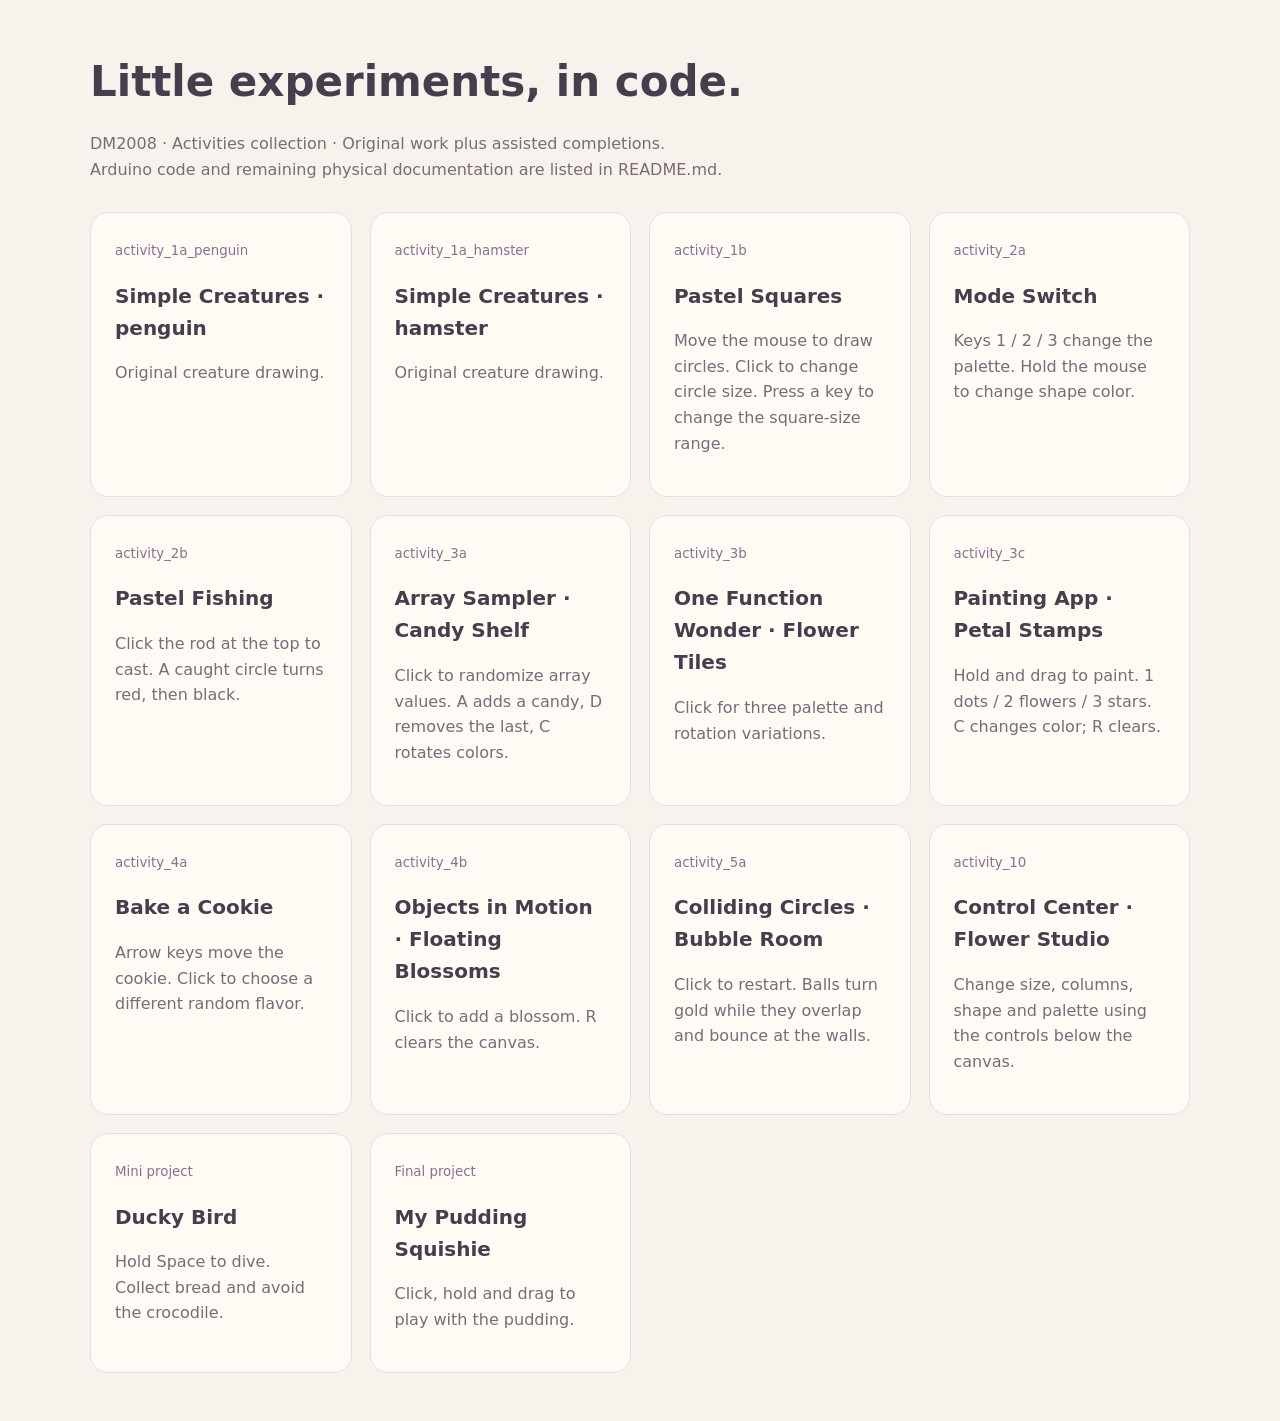
<file: index.html>
<!doctype html><html lang="en"><meta charset="utf-8"><meta name="viewport" content="width=device-width,initial-scale=1"><title>DM2008 · Activity collection</title><style>body{font:16px/1.6 system-ui;background:#f7f3ec;color:#463e4d;max-width:1100px;margin:auto;padding:48px 24px}h1{font-size:42px;margin:0}small{color:#8a708f}section{display:grid;grid-template-columns:repeat(auto-fit,minmax(260px,1fr));gap:18px;margin-top:30px}.card{color:inherit;text-decoration:none;background:#fffaf4;border:1px solid #e7dce8;border-radius:18px;padding:24px}.card:hover{background:#f0e6f2}h2{font-size:20px}p{color:#796b78}</style><h1>Little experiments, in code.</h1><p>DM2008 · Activities collection · Original work plus assisted completions.<br>Arduino code and remaining physical documentation are listed in README.md.</p><section><a class="card" href="activity_1a_penguin/index.html"><small>activity_1a_penguin</small><h2>Simple Creatures · penguin</h2><p>Original creature drawing.</p></a><a class="card" href="activity_1a_hamster/index.html"><small>activity_1a_hamster</small><h2>Simple Creatures · hamster</h2><p>Original creature drawing.</p></a><a class="card" href="activity_1b/index.html"><small>activity_1b</small><h2>Pastel Squares</h2><p>Move the mouse to draw circles. Click to change circle size. Press a key to change the square-size range.</p></a><a class="card" href="activity_2a/index.html"><small>activity_2a</small><h2>Mode Switch</h2><p>Keys 1 / 2 / 3 change the palette. Hold the mouse to change shape color.</p></a><a class="card" href="activity_2b/index.html"><small>activity_2b</small><h2>Pastel Fishing</h2><p>Click the rod at the top to cast. A caught circle turns red, then black.</p></a><a class="card" href="activity_3a/index.html"><small>activity_3a</small><h2>Array Sampler · Candy Shelf</h2><p>Click to randomize array values. A adds a candy, D removes the last, C rotates colors.</p></a><a class="card" href="activity_3b/index.html"><small>activity_3b</small><h2>One Function Wonder · Flower Tiles</h2><p>Click for three palette and rotation variations.</p></a><a class="card" href="activity_3c/index.html"><small>activity_3c</small><h2>Painting App · Petal Stamps</h2><p>Hold and drag to paint. 1 dots / 2 flowers / 3 stars. C changes color; R clears.</p></a><a class="card" href="activity_4a/index.html"><small>activity_4a</small><h2>Bake a Cookie</h2><p>Arrow keys move the cookie. Click to choose a different random flavor.</p></a><a class="card" href="activity_4b/index.html"><small>activity_4b</small><h2>Objects in Motion · Floating Blossoms</h2><p>Click to add a blossom. R clears the canvas.</p></a><a class="card" href="activity_5a/index.html"><small>activity_5a</small><h2>Colliding Circles · Bubble Room</h2><p>Click to restart. Balls turn gold while they overlap and bounce at the walls.</p></a><a class="card" href="activity_10/index.html"><small>activity_10</small><h2>Control Center · Flower Studio</h2><p>Change size, columns, shape and palette using the controls below the canvas.</p></a><a class="card" href="02-mini-project/index.html"><small>Mini project</small><h2>Ducky Bird</h2><p>Hold Space to dive. Collect bread and avoid the crocodile.</p></a><a class="card" href="04-final-project/index.html"><small>Final project</small><h2>My Pudding Squishie</h2><p>Click, hold and drag to play with the pudding.</p></a></section></html>
</file>
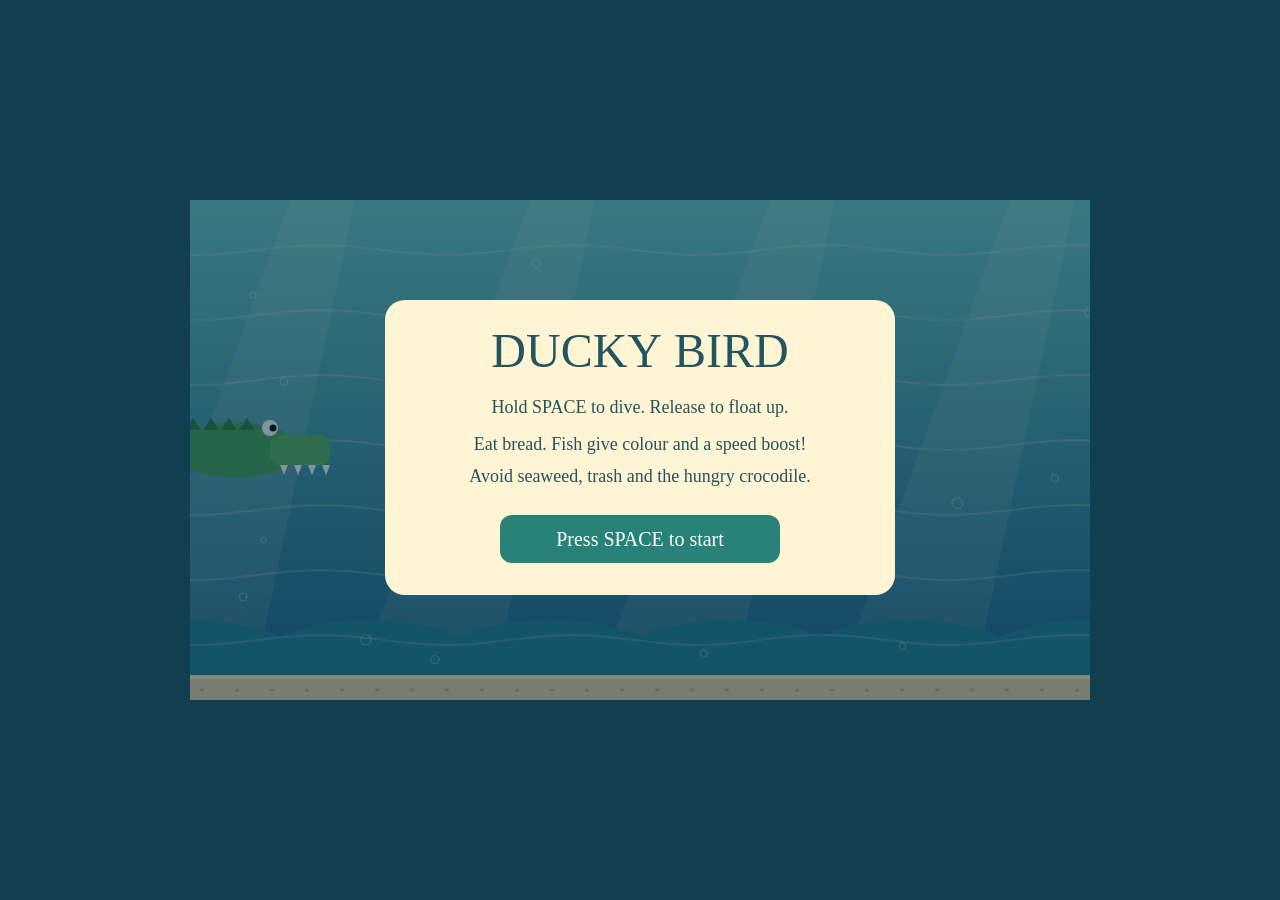
<file: 02-mini-project/index.html>
<!doctype html>
<html lang="en">
<head>
  <meta charset="utf-8">
  <meta name="viewport" content="width=device-width, initial-scale=1">
  <title>Ducky Bird</title>
  <script src="p5.min.js"></script>
  <script src="p5.sound.min.js"></script>
  <style>body{margin:0;background:#123f50;min-height:100vh;display:grid;place-items:center}canvas{display:block;max-width:100%;height:auto!important}</style>
</head>
<body><main></main><script src="sketch.js"></script></body>
</html>
</file>
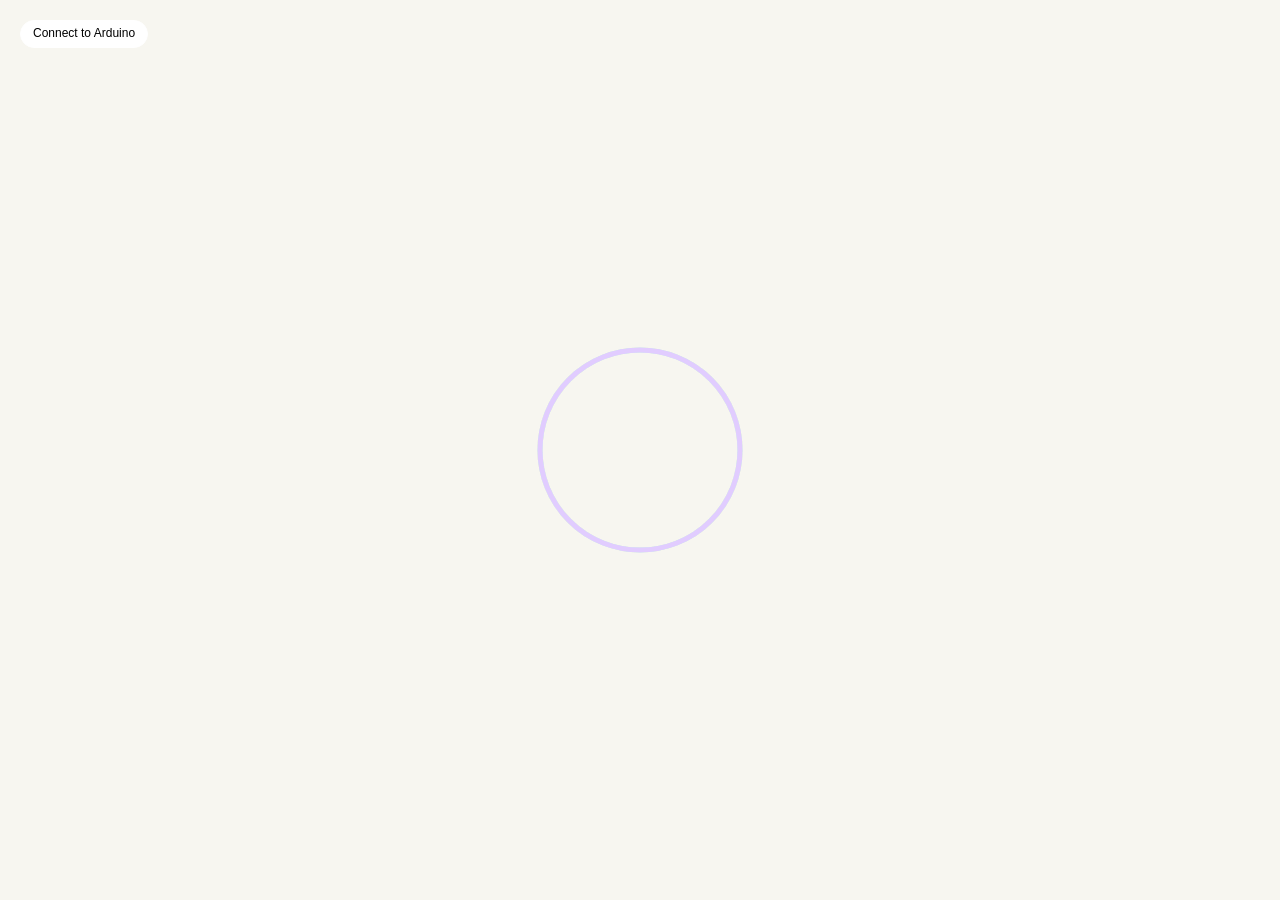
<file: 03-sensor-jam/index.html>
<!DOCTYPE html>
<html lang="en">
  <head>
    <meta charset="UTF-8" />
    <meta http-equiv="X-UA-Compatible" content="IE=edge" />
    <meta name="viewport" content="width=device-width, initial-scale=1.0" />
    <title>Sensor Jam Template</title>
    <link rel="stylesheet" href="css/normalize.css" />
    <link rel="stylesheet" href="css/style.css" />
    <script src="js/resize-handler.js"></script>
    <script src="js/p5.min.js"></script>
    <script src="js/p5.sound.min.js"></script>
    <!-- load p5.webserial library -->
    <script src="js/p5.webserial.js"></script>
  </head>
  <body>
    <script src="sketch.js"></script>
    <!-- Add any additional js files below this -->
  </body>
</html>
</file>
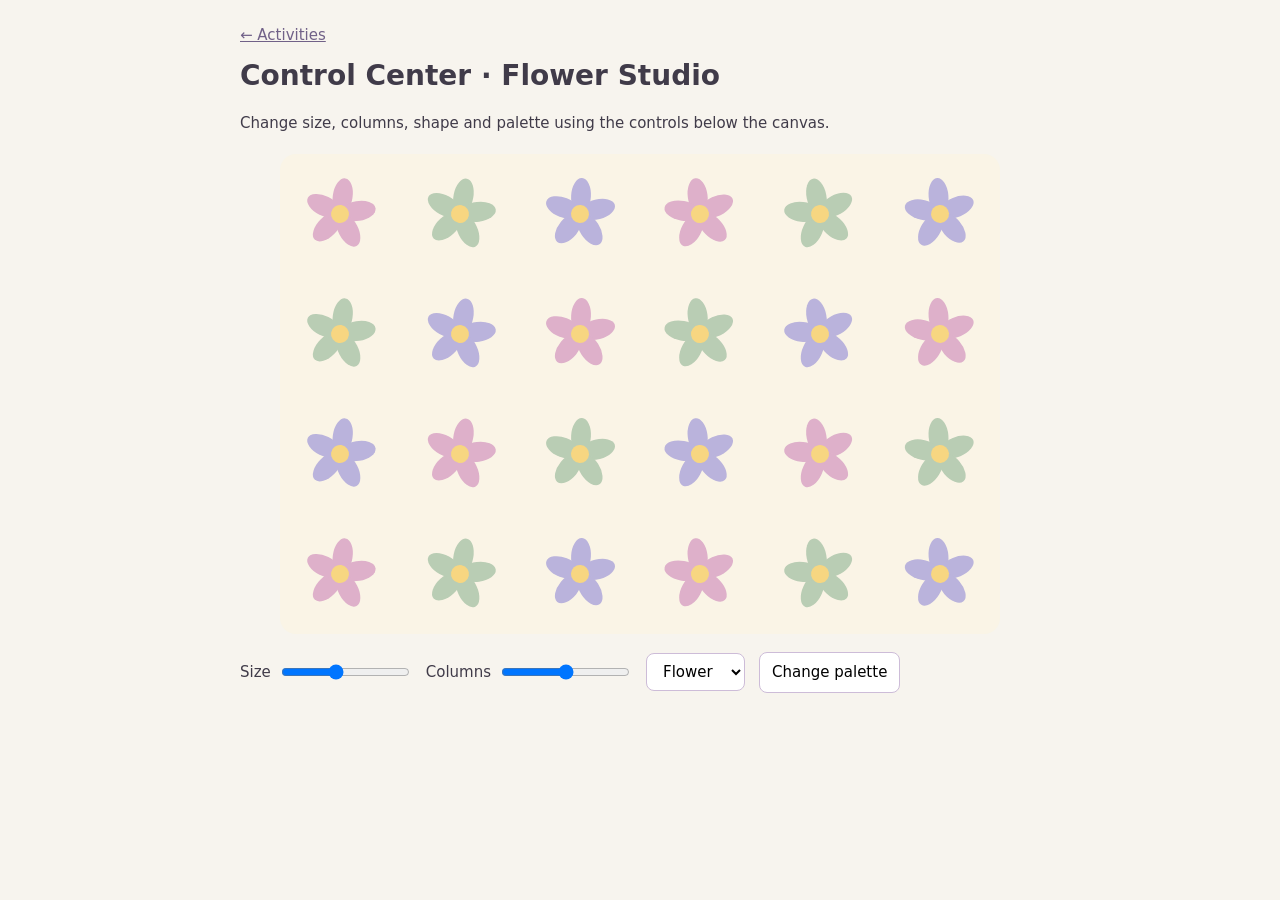
<file: activity_10/index.html>
<!doctype html><html lang="en"><meta charset="utf-8"><meta name="viewport" content="width=device-width,initial-scale=1"><title>activity_10 · Control Center · Flower Studio</title><link rel="stylesheet" href="style.css"><script src="p5.min.js"></script><body><header><a href="../index.html">← Activities</a><h1>Control Center · Flower Studio</h1><p>Change size, columns, shape and palette using the controls below the canvas.</p></header><main id="canvas-host"></main><script src="sketch.js"></script></body></html>
</file>
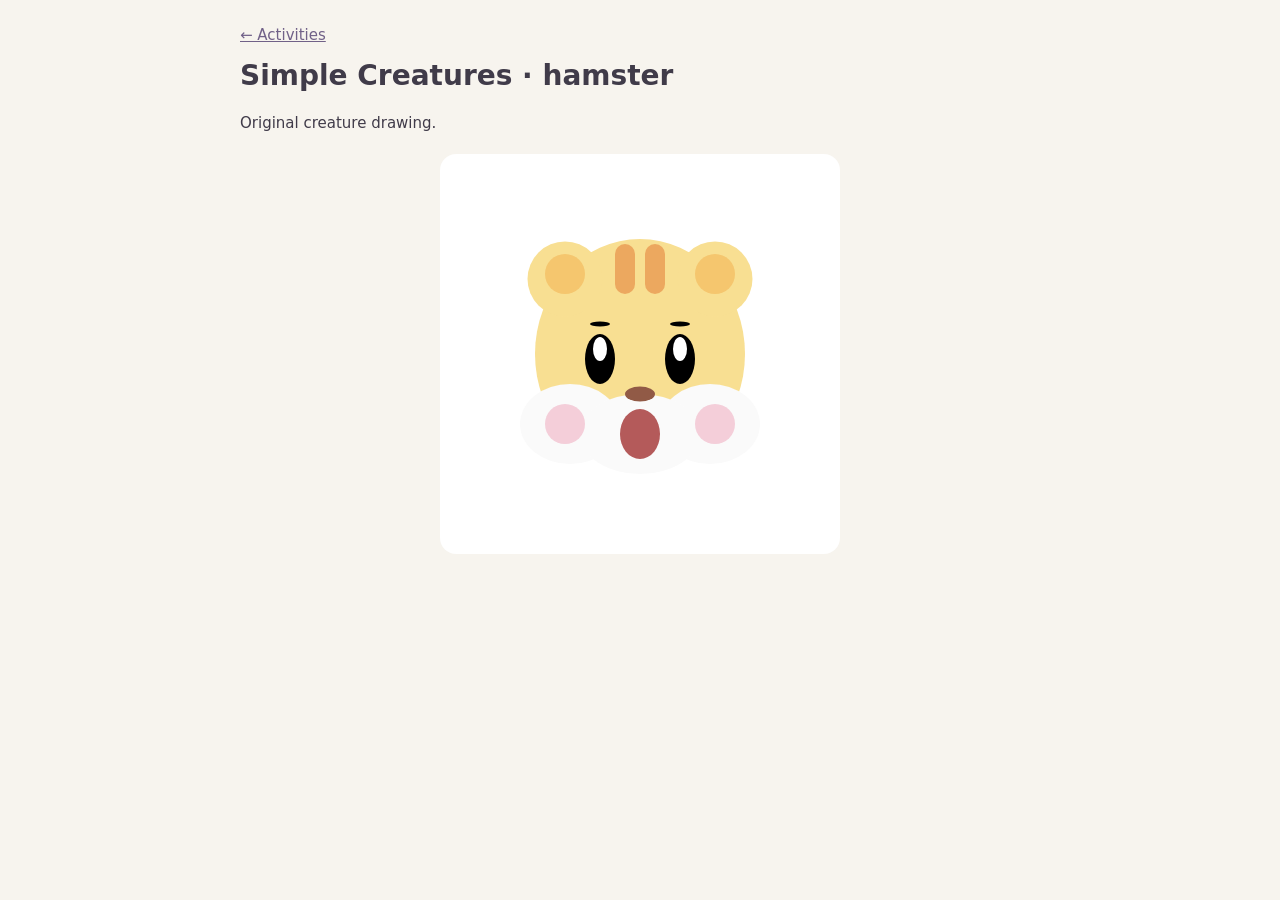
<file: activity_1a_hamster/index.html>
<!doctype html><html lang="en"><meta charset="utf-8"><meta name="viewport" content="width=device-width,initial-scale=1"><title>activity_1a_hamster · Simple Creatures · hamster</title><link rel="stylesheet" href="style.css"><script src="p5.min.js"></script><body><header><a href="../index.html">← Activities</a><h1>Simple Creatures · hamster</h1><p>Original creature drawing.</p></header><main id="canvas-host"></main><script src="sketch.js"></script></body></html>
</file>
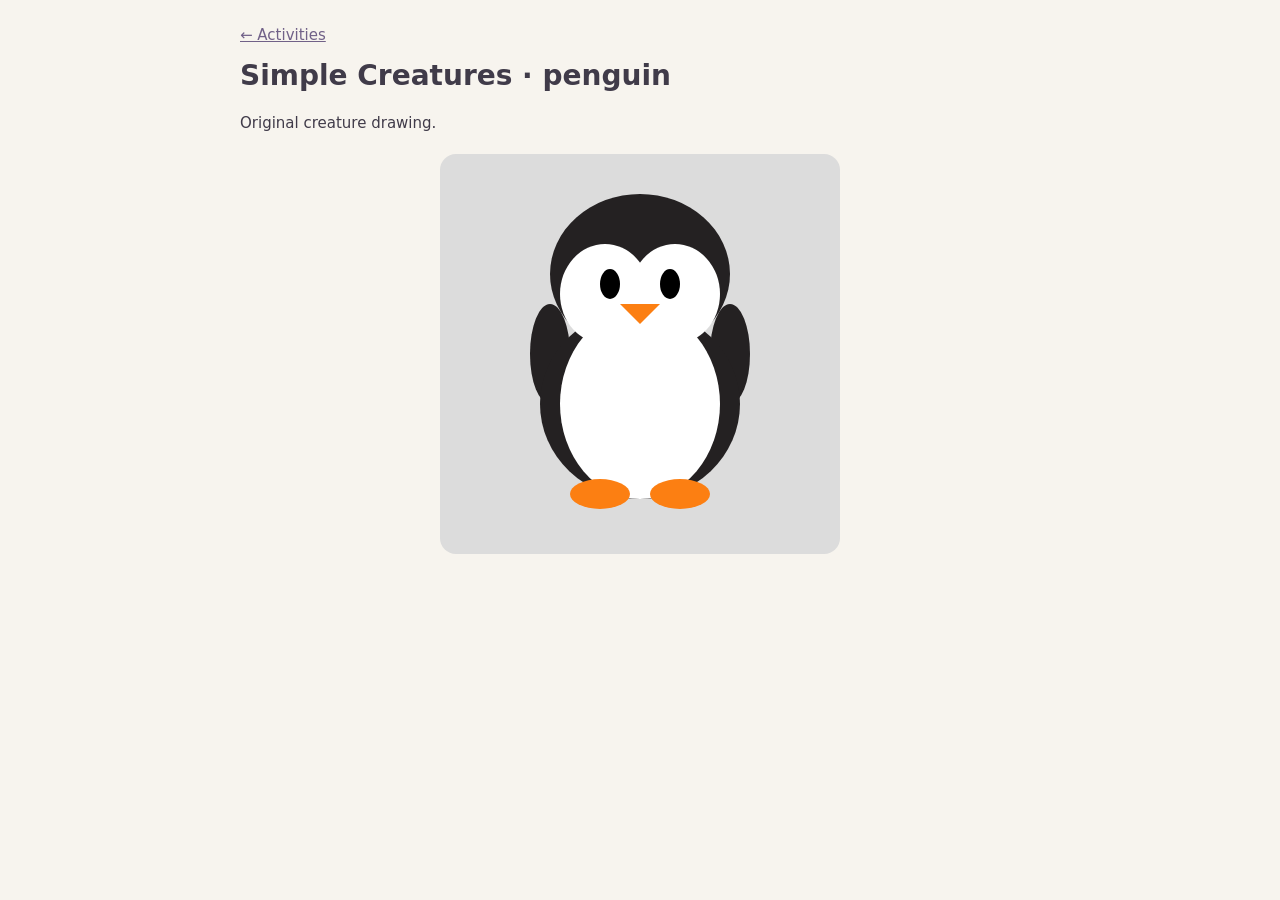
<file: activity_1a_penguin/index.html>
<!doctype html><html lang="en"><meta charset="utf-8"><meta name="viewport" content="width=device-width,initial-scale=1"><title>activity_1a_penguin · Simple Creatures · penguin</title><link rel="stylesheet" href="style.css"><script src="p5.min.js"></script><body><header><a href="../index.html">← Activities</a><h1>Simple Creatures · penguin</h1><p>Original creature drawing.</p></header><main id="canvas-host"></main><script src="sketch.js"></script></body></html>
</file>
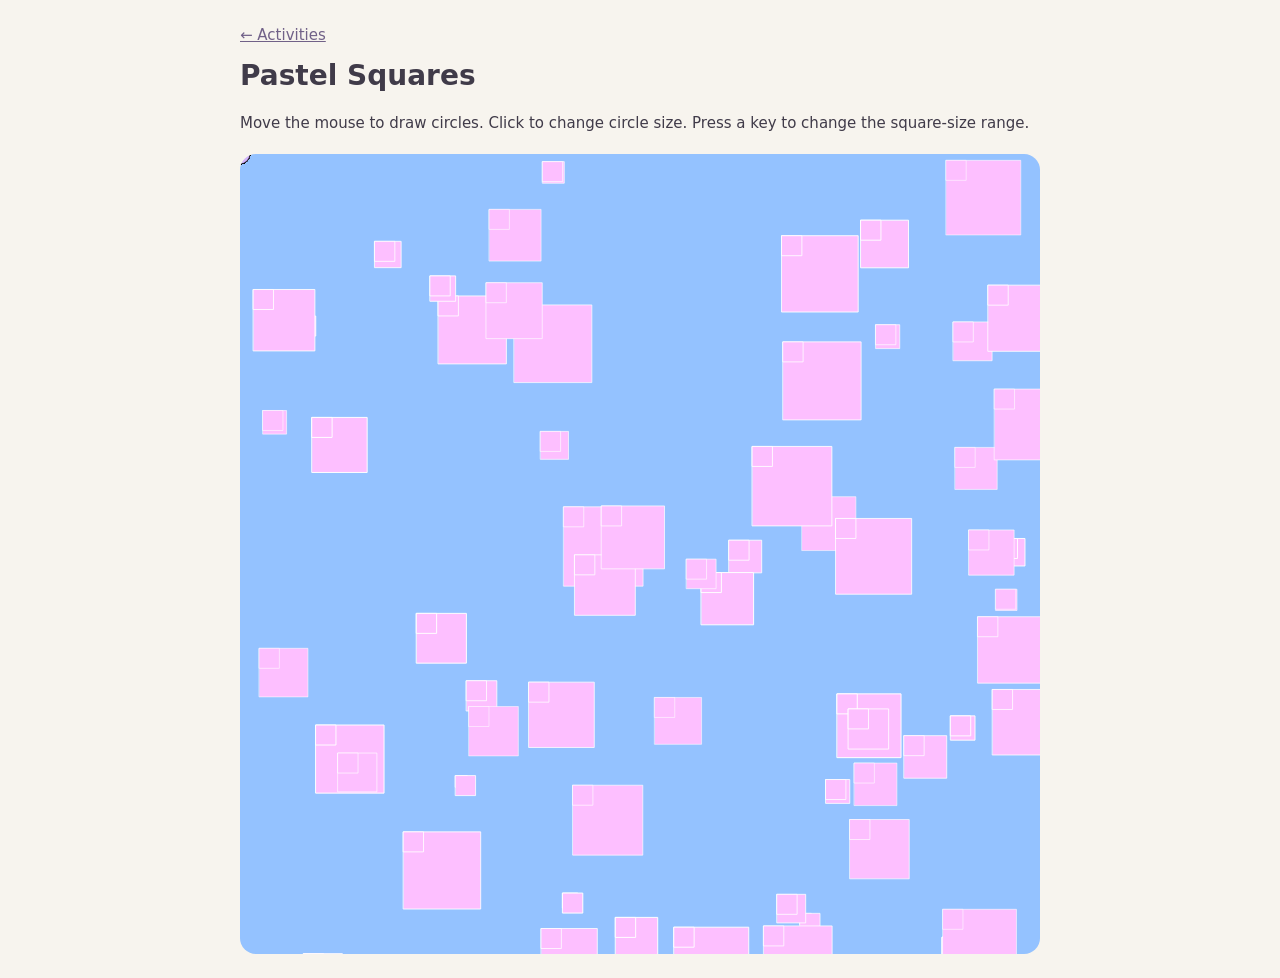
<file: activity_1b/index.html>
<!doctype html><html lang="en"><meta charset="utf-8"><meta name="viewport" content="width=device-width,initial-scale=1"><title>activity_1b · Pastel Squares</title><link rel="stylesheet" href="style.css"><script src="p5.min.js"></script><body><header><a href="../index.html">← Activities</a><h1>Pastel Squares</h1><p>Move the mouse to draw circles. Click to change circle size. Press a key to change the square-size range.</p></header><main id="canvas-host"></main><script src="sketch.js"></script></body></html>
</file>
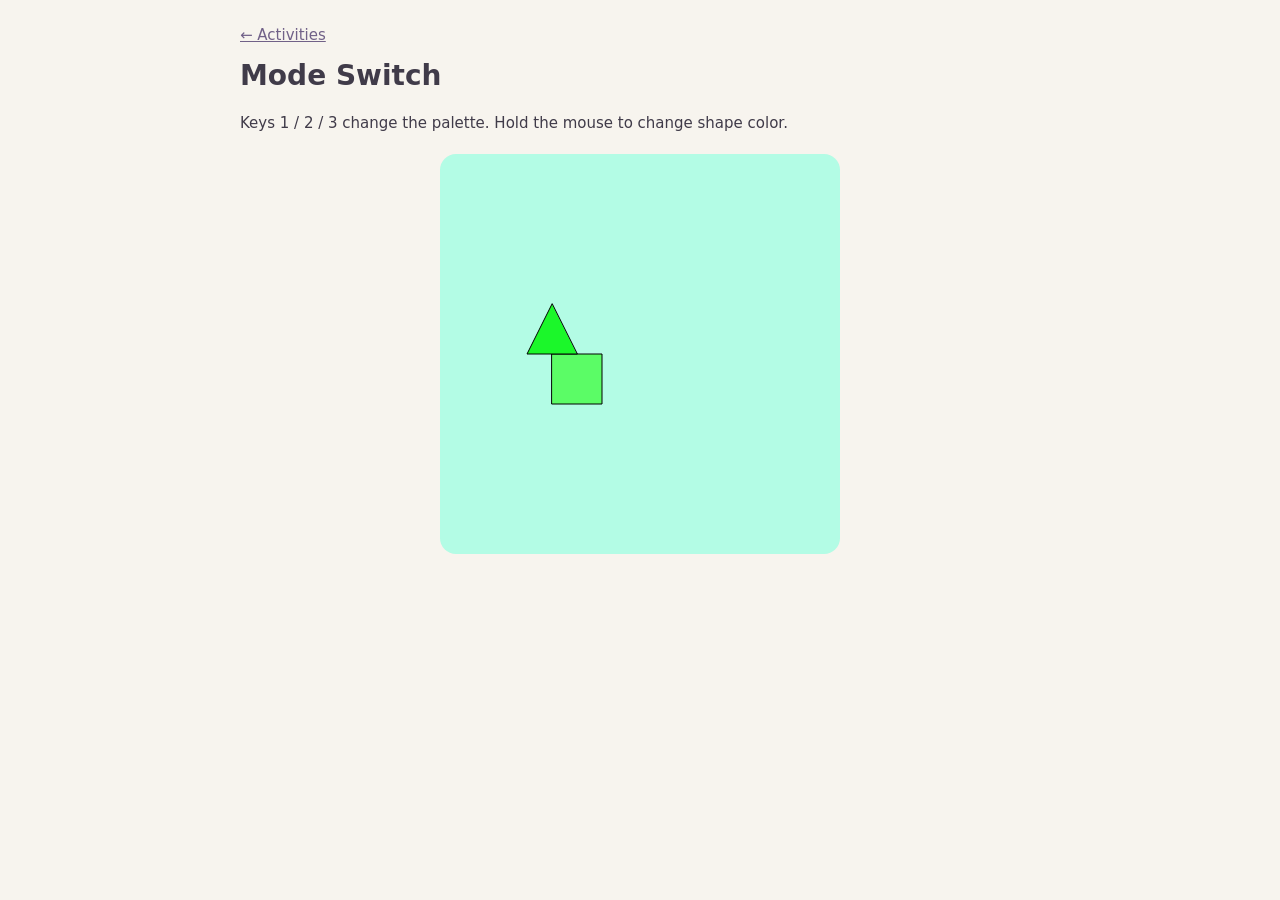
<file: activity_2a/index.html>
<!doctype html><html lang="en"><meta charset="utf-8"><meta name="viewport" content="width=device-width,initial-scale=1"><title>activity_2a · Mode Switch</title><link rel="stylesheet" href="style.css"><script src="p5.min.js"></script><body><header><a href="../index.html">← Activities</a><h1>Mode Switch</h1><p>Keys 1 / 2 / 3 change the palette. Hold the mouse to change shape color.</p></header><main id="canvas-host"></main><script src="sketch.js"></script></body></html>
</file>
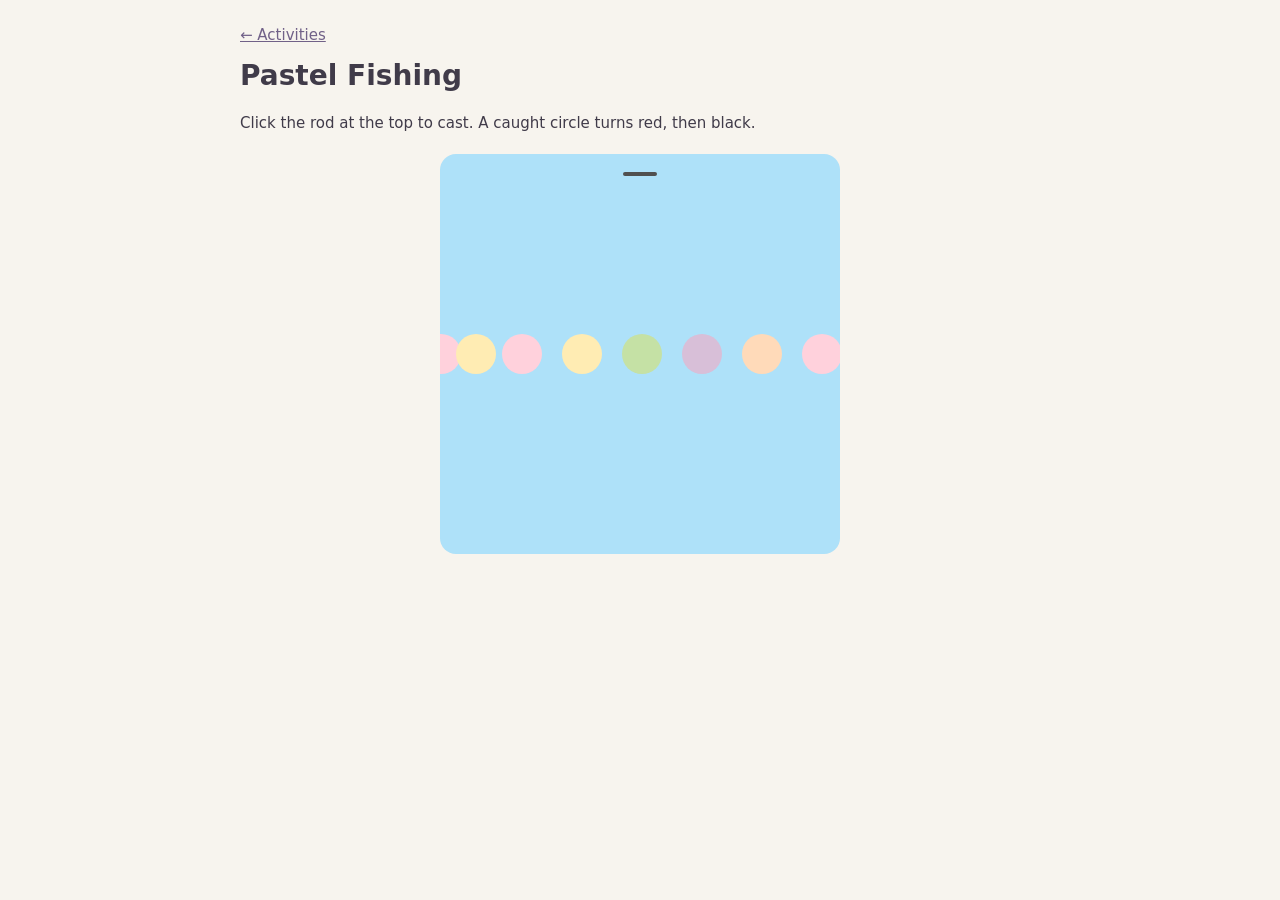
<file: activity_2b/index.html>
<!doctype html><html lang="en"><meta charset="utf-8"><meta name="viewport" content="width=device-width,initial-scale=1"><title>activity_2b · Pastel Fishing</title><link rel="stylesheet" href="style.css"><script src="p5.min.js"></script><body><header><a href="../index.html">← Activities</a><h1>Pastel Fishing</h1><p>Click the rod at the top to cast. A caught circle turns red, then black.</p></header><main id="canvas-host"></main><script src="sketch.js"></script></body></html>
</file>
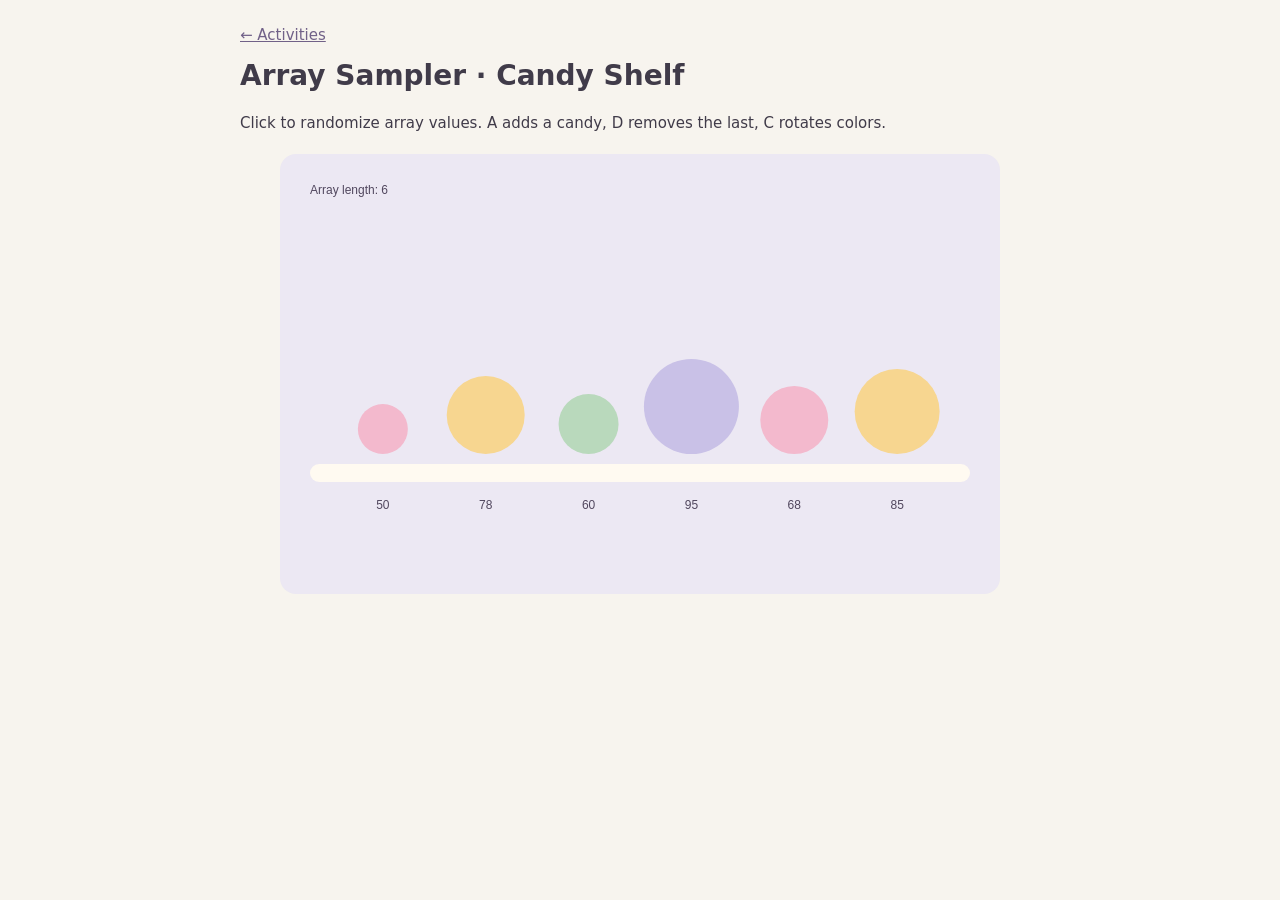
<file: activity_3a/index.html>
<!doctype html><html lang="en"><meta charset="utf-8"><meta name="viewport" content="width=device-width,initial-scale=1"><title>activity_3a · Array Sampler · Candy Shelf</title><link rel="stylesheet" href="style.css"><script src="p5.min.js"></script><body><header><a href="../index.html">← Activities</a><h1>Array Sampler · Candy Shelf</h1><p>Click to randomize array values. A adds a candy, D removes the last, C rotates colors.</p></header><main id="canvas-host"></main><script src="sketch.js"></script></body></html>
</file>
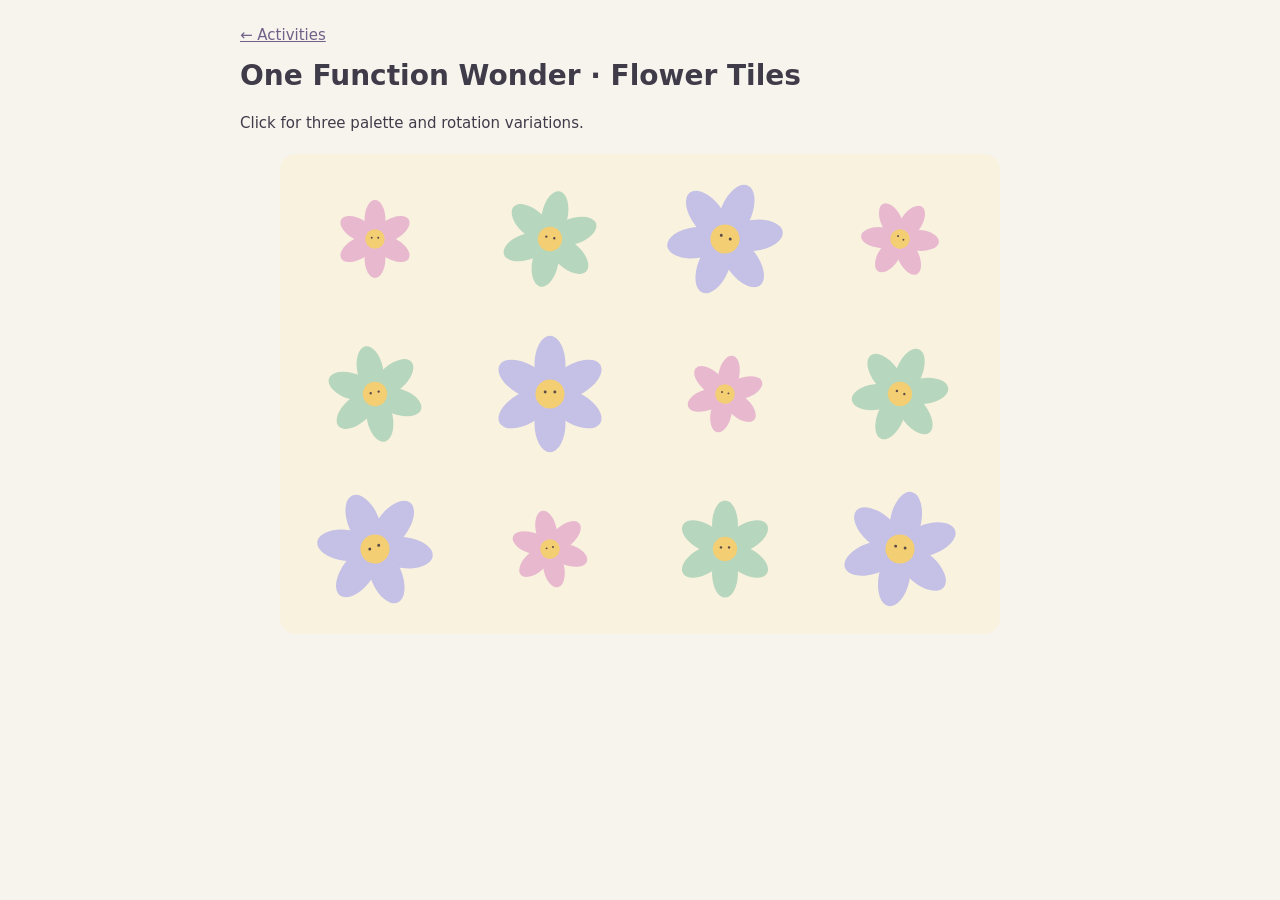
<file: activity_3b/index.html>
<!doctype html><html lang="en"><meta charset="utf-8"><meta name="viewport" content="width=device-width,initial-scale=1"><title>activity_3b · One Function Wonder · Flower Tiles</title><link rel="stylesheet" href="style.css"><script src="p5.min.js"></script><body><header><a href="../index.html">← Activities</a><h1>One Function Wonder · Flower Tiles</h1><p>Click for three palette and rotation variations.</p></header><main id="canvas-host"></main><script src="sketch.js"></script></body></html>
</file>
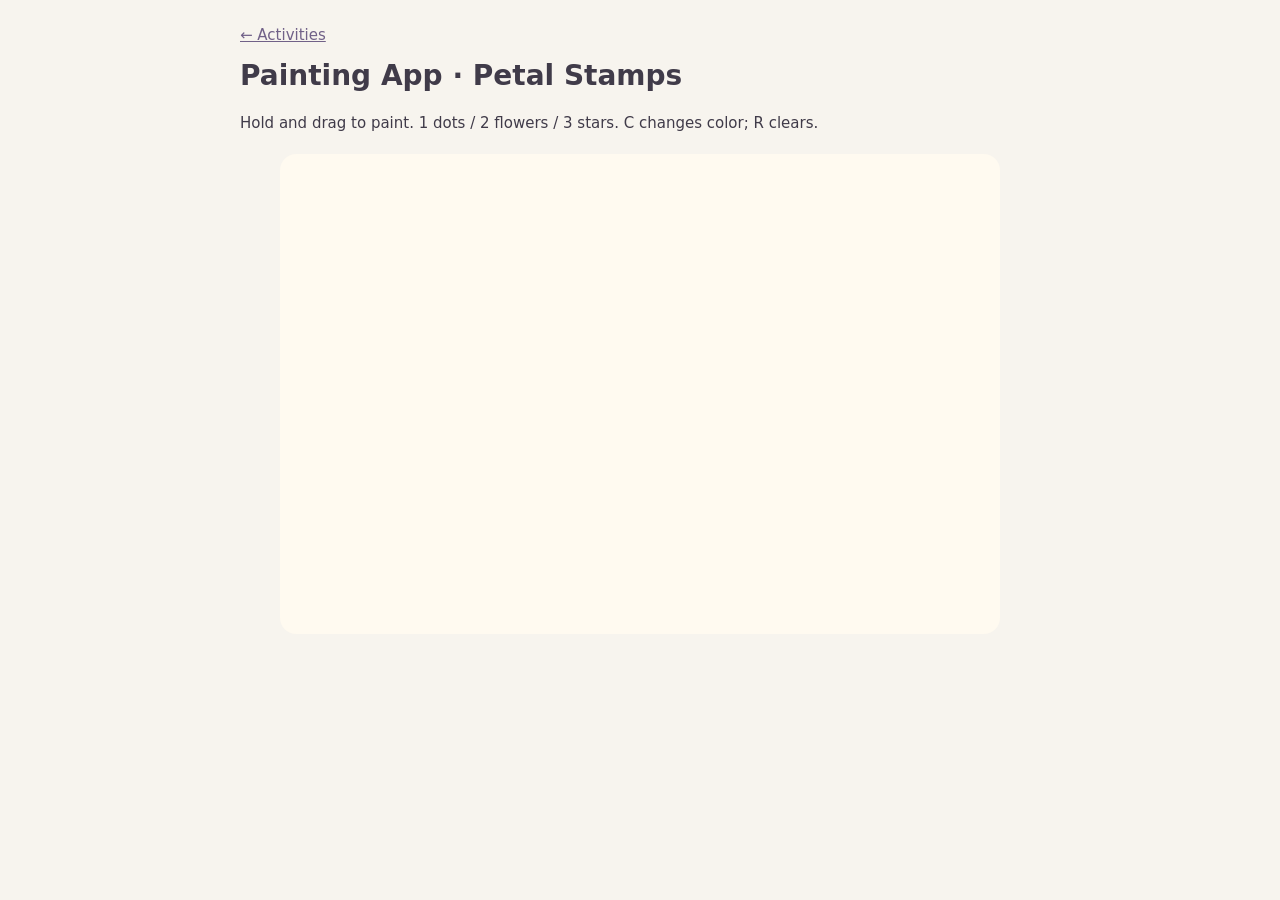
<file: activity_3c/index.html>
<!doctype html><html lang="en"><meta charset="utf-8"><meta name="viewport" content="width=device-width,initial-scale=1"><title>activity_3c · Painting App · Petal Stamps</title><link rel="stylesheet" href="style.css"><script src="p5.min.js"></script><body><header><a href="../index.html">← Activities</a><h1>Painting App · Petal Stamps</h1><p>Hold and drag to paint. 1 dots / 2 flowers / 3 stars. C changes color; R clears.</p></header><main id="canvas-host"></main><script src="sketch.js"></script></body></html>
</file>
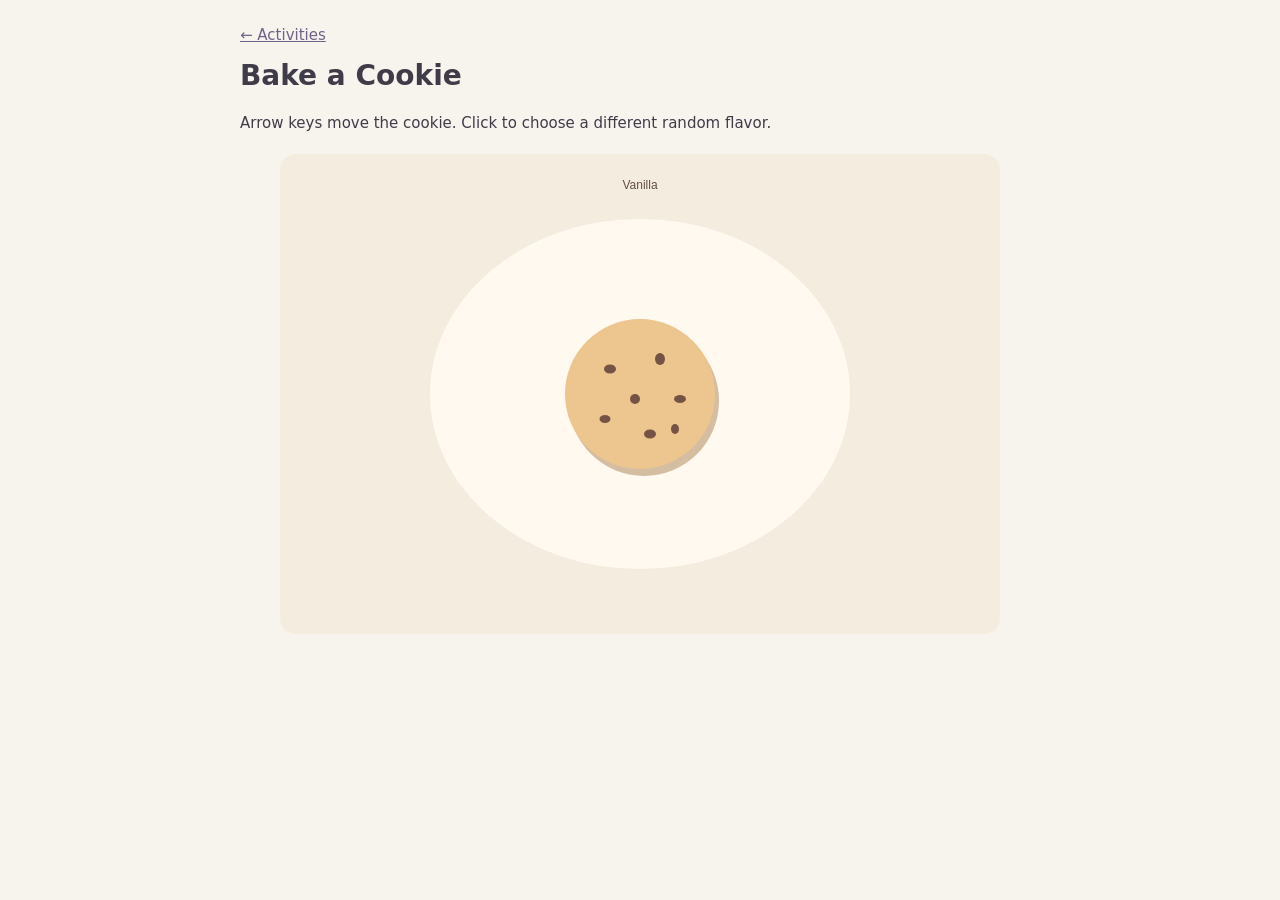
<file: activity_4a/index.html>
<!doctype html><html lang="en"><meta charset="utf-8"><meta name="viewport" content="width=device-width,initial-scale=1"><title>activity_4a · Bake a Cookie</title><link rel="stylesheet" href="style.css"><script src="p5.min.js"></script><body><header><a href="../index.html">← Activities</a><h1>Bake a Cookie</h1><p>Arrow keys move the cookie. Click to choose a different random flavor.</p></header><main id="canvas-host"></main><script src="sketch.js"></script></body></html>
</file>
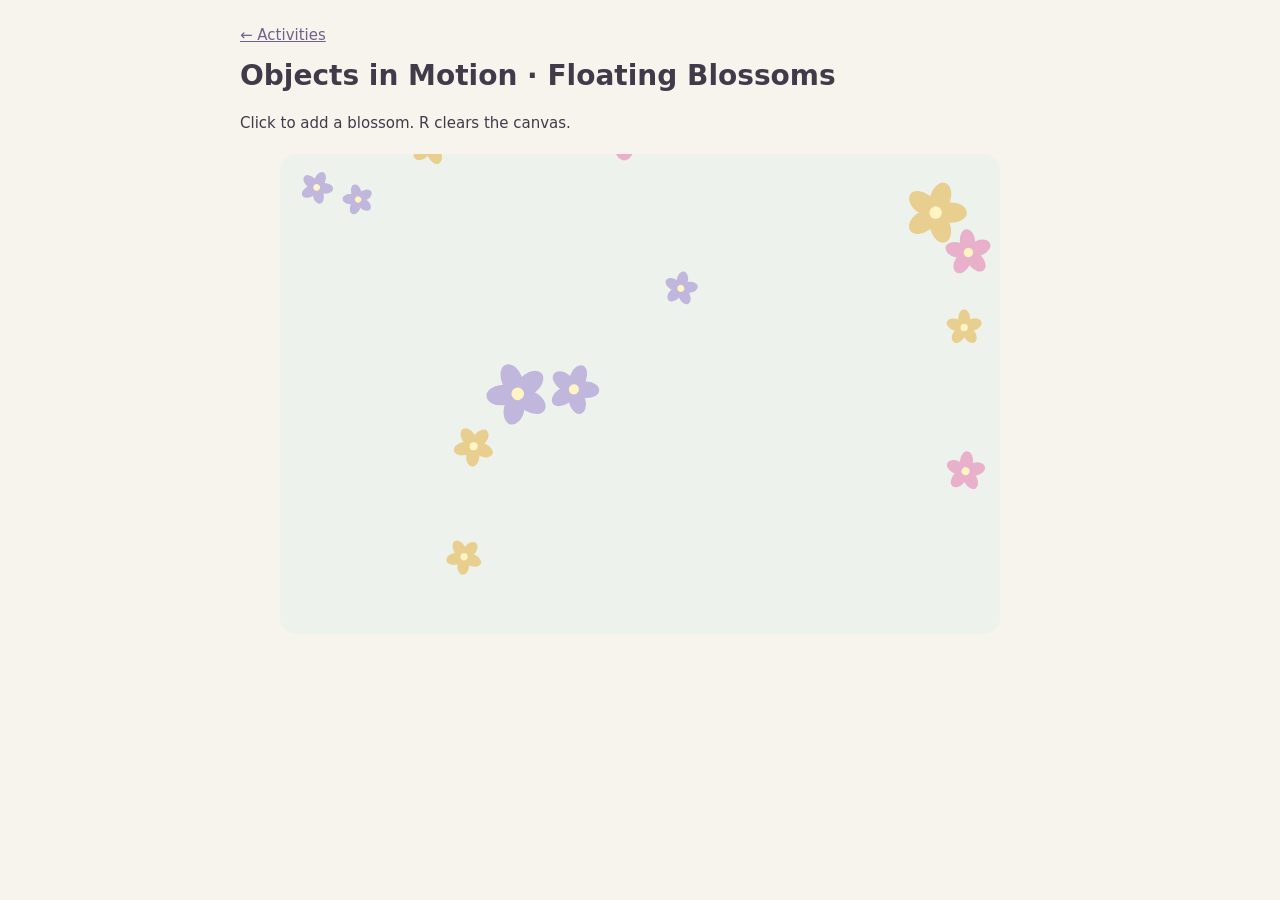
<file: activity_4b/index.html>
<!doctype html><html lang="en"><meta charset="utf-8"><meta name="viewport" content="width=device-width,initial-scale=1"><title>activity_4b · Objects in Motion · Floating Blossoms</title><link rel="stylesheet" href="style.css"><script src="p5.min.js"></script><body><header><a href="../index.html">← Activities</a><h1>Objects in Motion · Floating Blossoms</h1><p>Click to add a blossom. R clears the canvas.</p></header><main id="canvas-host"></main><script src="sketch.js"></script></body></html>
</file>
<file: 03-sensor-jam/css/style.css>
* {
  box-sizing: border-box;
}

html {
  width: 100vw;
  height: 100vh;

  display: grid;
  align-items: center;
  justify-items: center;

  overflow: hidden;
}

canvas {
  display: block;
}

button {
  border-radius: 500px;
  padding-inline: 1em;
  padding-block: 0.5em;
  border: solid thin white;

  background: white;

  color: black;
  font-family: -apple-system, BlinkMacSystemFont, "Segoe UI", Roboto, Helvetica, Arial,
    sans-serif;
  font-size: 0.75rem;

  cursor: pointer;
  transition: all 200ms;

  &:hover {
    background: green;
    color: white;
  }
}

.connected:hover {
  background: #c30000;
  color: white;
}
</file>
<file: activity_10/style.css>
*{box-sizing:border-box}body{margin:0;padding:24px;background:#f7f4ee;color:#403b49;font:15px/1.5 system-ui}header{max-width:800px;margin:0 auto 20px}h1{font-size:28px;margin:8px 0}a{color:#716188}main{width:fit-content;margin:auto}canvas{display:block;max-width:100%;height:auto!important;border-radius:16px}button,select,input{font:inherit}button,select{padding:8px 12px;border:1px solid #cdbcd8;border-radius:8px;background:#fff}button{cursor:pointer}#controls{display:flex;gap:14px;flex-wrap:wrap;align-items:center;max-width:800px;margin:18px auto}label{display:flex;gap:8px;align-items:center}
</file>
<file: activity_1a_hamster/style.css>
*{box-sizing:border-box}body{margin:0;padding:24px;background:#f7f4ee;color:#403b49;font:15px/1.5 system-ui}header{max-width:800px;margin:0 auto 20px}h1{font-size:28px;margin:8px 0}a{color:#716188}main{width:fit-content;margin:auto}canvas{display:block;max-width:100%;height:auto!important;border-radius:16px}button,select,input{font:inherit}button,select{padding:8px 12px;border:1px solid #cdbcd8;border-radius:8px;background:#fff}button{cursor:pointer}#controls{display:flex;gap:14px;flex-wrap:wrap;align-items:center;max-width:800px;margin:18px auto}label{display:flex;gap:8px;align-items:center}
</file>
<file: activity_1a_penguin/style.css>
*{box-sizing:border-box}body{margin:0;padding:24px;background:#f7f4ee;color:#403b49;font:15px/1.5 system-ui}header{max-width:800px;margin:0 auto 20px}h1{font-size:28px;margin:8px 0}a{color:#716188}main{width:fit-content;margin:auto}canvas{display:block;max-width:100%;height:auto!important;border-radius:16px}button,select,input{font:inherit}button,select{padding:8px 12px;border:1px solid #cdbcd8;border-radius:8px;background:#fff}button{cursor:pointer}#controls{display:flex;gap:14px;flex-wrap:wrap;align-items:center;max-width:800px;margin:18px auto}label{display:flex;gap:8px;align-items:center}
</file>
<file: activity_1b/style.css>
*{box-sizing:border-box}body{margin:0;padding:24px;background:#f7f4ee;color:#403b49;font:15px/1.5 system-ui}header{max-width:800px;margin:0 auto 20px}h1{font-size:28px;margin:8px 0}a{color:#716188}main{width:fit-content;margin:auto}canvas{display:block;max-width:100%;height:auto!important;border-radius:16px}button,select,input{font:inherit}button,select{padding:8px 12px;border:1px solid #cdbcd8;border-radius:8px;background:#fff}button{cursor:pointer}#controls{display:flex;gap:14px;flex-wrap:wrap;align-items:center;max-width:800px;margin:18px auto}label{display:flex;gap:8px;align-items:center}
</file>
<file: activity_2a/style.css>
*{box-sizing:border-box}body{margin:0;padding:24px;background:#f7f4ee;color:#403b49;font:15px/1.5 system-ui}header{max-width:800px;margin:0 auto 20px}h1{font-size:28px;margin:8px 0}a{color:#716188}main{width:fit-content;margin:auto}canvas{display:block;max-width:100%;height:auto!important;border-radius:16px}button,select,input{font:inherit}button,select{padding:8px 12px;border:1px solid #cdbcd8;border-radius:8px;background:#fff}button{cursor:pointer}#controls{display:flex;gap:14px;flex-wrap:wrap;align-items:center;max-width:800px;margin:18px auto}label{display:flex;gap:8px;align-items:center}
</file>
<file: activity_2b/style.css>
*{box-sizing:border-box}body{margin:0;padding:24px;background:#f7f4ee;color:#403b49;font:15px/1.5 system-ui}header{max-width:800px;margin:0 auto 20px}h1{font-size:28px;margin:8px 0}a{color:#716188}main{width:fit-content;margin:auto}canvas{display:block;max-width:100%;height:auto!important;border-radius:16px}button,select,input{font:inherit}button,select{padding:8px 12px;border:1px solid #cdbcd8;border-radius:8px;background:#fff}button{cursor:pointer}#controls{display:flex;gap:14px;flex-wrap:wrap;align-items:center;max-width:800px;margin:18px auto}label{display:flex;gap:8px;align-items:center}
</file>
<file: activity_3a/style.css>
*{box-sizing:border-box}body{margin:0;padding:24px;background:#f7f4ee;color:#403b49;font:15px/1.5 system-ui}header{max-width:800px;margin:0 auto 20px}h1{font-size:28px;margin:8px 0}a{color:#716188}main{width:fit-content;margin:auto}canvas{display:block;max-width:100%;height:auto!important;border-radius:16px}button,select,input{font:inherit}button,select{padding:8px 12px;border:1px solid #cdbcd8;border-radius:8px;background:#fff}button{cursor:pointer}#controls{display:flex;gap:14px;flex-wrap:wrap;align-items:center;max-width:800px;margin:18px auto}label{display:flex;gap:8px;align-items:center}
</file>
<file: activity_3b/style.css>
*{box-sizing:border-box}body{margin:0;padding:24px;background:#f7f4ee;color:#403b49;font:15px/1.5 system-ui}header{max-width:800px;margin:0 auto 20px}h1{font-size:28px;margin:8px 0}a{color:#716188}main{width:fit-content;margin:auto}canvas{display:block;max-width:100%;height:auto!important;border-radius:16px}button,select,input{font:inherit}button,select{padding:8px 12px;border:1px solid #cdbcd8;border-radius:8px;background:#fff}button{cursor:pointer}#controls{display:flex;gap:14px;flex-wrap:wrap;align-items:center;max-width:800px;margin:18px auto}label{display:flex;gap:8px;align-items:center}
</file>
<file: activity_3c/style.css>
*{box-sizing:border-box}body{margin:0;padding:24px;background:#f7f4ee;color:#403b49;font:15px/1.5 system-ui}header{max-width:800px;margin:0 auto 20px}h1{font-size:28px;margin:8px 0}a{color:#716188}main{width:fit-content;margin:auto}canvas{display:block;max-width:100%;height:auto!important;border-radius:16px}button,select,input{font:inherit}button,select{padding:8px 12px;border:1px solid #cdbcd8;border-radius:8px;background:#fff}button{cursor:pointer}#controls{display:flex;gap:14px;flex-wrap:wrap;align-items:center;max-width:800px;margin:18px auto}label{display:flex;gap:8px;align-items:center}
</file>
<file: activity_4a/style.css>
*{box-sizing:border-box}body{margin:0;padding:24px;background:#f7f4ee;color:#403b49;font:15px/1.5 system-ui}header{max-width:800px;margin:0 auto 20px}h1{font-size:28px;margin:8px 0}a{color:#716188}main{width:fit-content;margin:auto}canvas{display:block;max-width:100%;height:auto!important;border-radius:16px}button,select,input{font:inherit}button,select{padding:8px 12px;border:1px solid #cdbcd8;border-radius:8px;background:#fff}button{cursor:pointer}#controls{display:flex;gap:14px;flex-wrap:wrap;align-items:center;max-width:800px;margin:18px auto}label{display:flex;gap:8px;align-items:center}
</file>
<file: activity_4b/style.css>
*{box-sizing:border-box}body{margin:0;padding:24px;background:#f7f4ee;color:#403b49;font:15px/1.5 system-ui}header{max-width:800px;margin:0 auto 20px}h1{font-size:28px;margin:8px 0}a{color:#716188}main{width:fit-content;margin:auto}canvas{display:block;max-width:100%;height:auto!important;border-radius:16px}button,select,input{font:inherit}button,select{padding:8px 12px;border:1px solid #cdbcd8;border-radius:8px;background:#fff}button{cursor:pointer}#controls{display:flex;gap:14px;flex-wrap:wrap;align-items:center;max-width:800px;margin:18px auto}label{display:flex;gap:8px;align-items:center}
</file>
